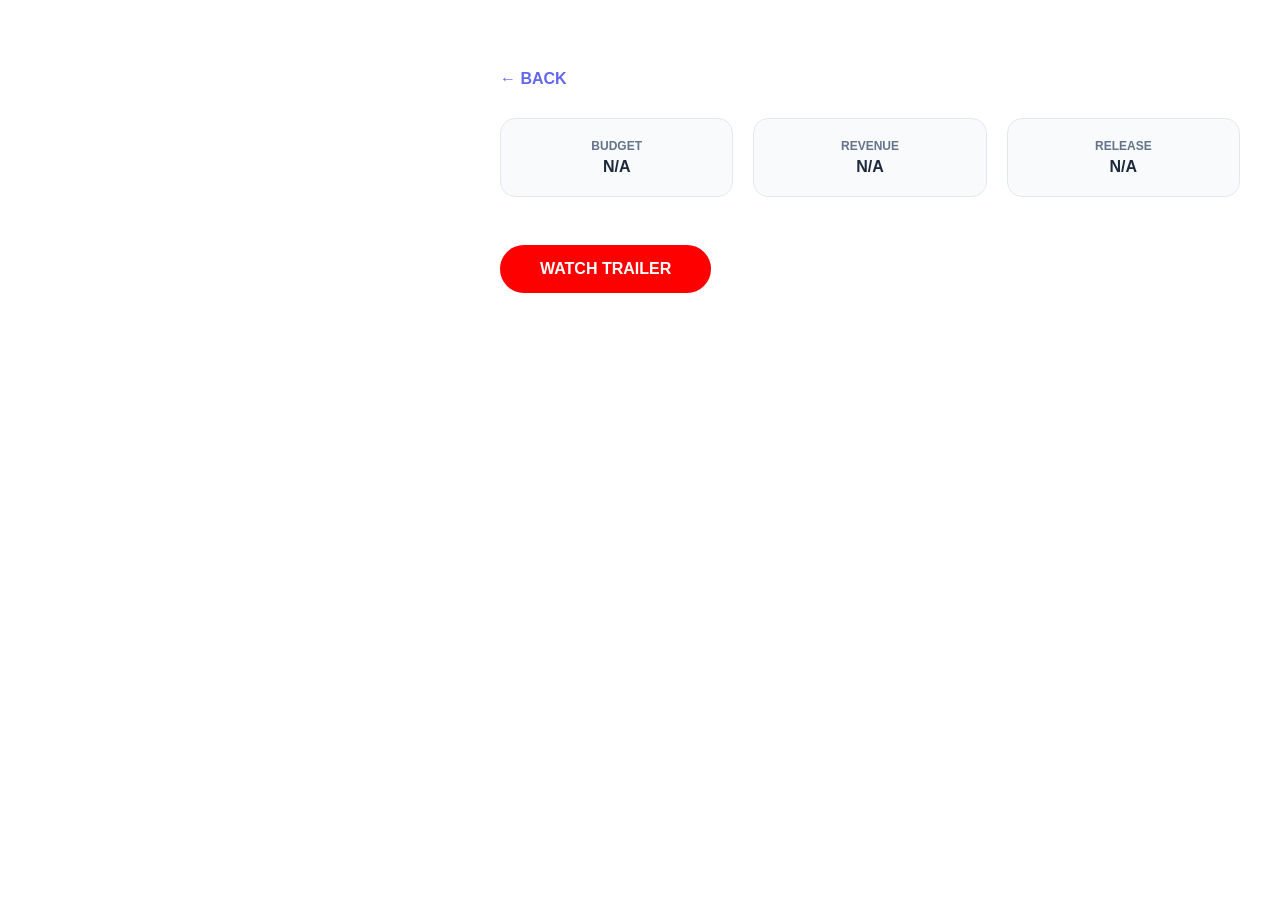
<file: movie.html>
<!DOCTYPE html>
<html lang="en">
<head>
    <meta charset="UTF-8">
    <meta name="viewport" content="width=device-width, initial-scale=1.0">
    <title>Details | CinemaHub</title>
    <style>
        body { font-family: 'Segoe UI', sans-serif; background: #fff; margin: 0; color: #333; transition: 1s ease; }
        .overlay { position: fixed; top: 0; left: 0; width: 100%; height: 100%; z-index: -1; opacity: 0.15; }
        .content { max-width: 1200px; margin: 50px auto; padding: 20px; display: grid; grid-template-columns: 400px 1fr; gap: 60px; }
        .poster { width: 100%; border-radius: 30px; box-shadow: 0 30px 60px rgba(0,0,0,0.2); }
        .stats { display: flex; gap: 20px; margin: 30px 0; }
        .stat-box { background: #f8fafc; padding: 20px; border-radius: 15px; flex: 1; text-align: center; border: 1px solid #e2e8f0; }
        .stat-box h4 { margin: 0; color: #64748b; font-size: 12px; }
        .stat-box p { margin: 5px 0 0; font-weight: bold; color: #1e293b; }
        .yt-btn { display: inline-block; background: #ff0000; color: white; padding: 15px 40px; border-radius: 50px; text-decoration: none; font-weight: bold; }
    </style>
</head>
<body id="pageBody">
    <div id="bgOverlay" class="overlay"></div>
    <div class="content">
        <img id="poster" class="poster">
        <div>
            <a href="index.html" style="text-decoration:none; color: #6366f1; font-weight:bold;">← BACK</a>
            <h1 id="title" style="font-size: 4rem; margin: 20px 0 10px;"></h1>
            <p id="meta" style="font-size: 1.2rem; color: #64748b;"></p>
            
            <div class="stats">
                <div class="stat-box"><h4>BUDGET</h4><p id="budget">N/A</p></div>
                <div class="stat-box"><h4>REVENUE</h4><p id="revenue">N/A</p></div>
                <div class="stat-box"><h4>RELEASE</h4><p id="date">N/A</p></div>
            </div>

            <p id="review" style="line-height: 1.8; font-size: 1.1rem;"></p>
            <br>
            <a id="trailerBtn" href="#" target="_blank" class="yt-btn">WATCH TRAILER</a>
        </div>
    </div>

    <script>
        async function load() {
            const id = new URLSearchParams(window.location.search).get('id');
            const res = await fetch('data/movies.json');
            const movies = await res.json();
            const m = movies.find(i => i.id === id);

            if (m) {
                document.getElementById('title').innerText = m.title;
                document.getElementById('poster').src = m.image;
                document.getElementById('meta').innerText = `${m.year} • ${m.genre} • Dir. ${m.director}`;
                document.getElementById('budget').innerText = m.budget || "$150M"; // Fallback values
                document.getElementById('revenue').innerText = m.revenue || "$450M";
                document.getElementById('date').innerText = m.year;
                document.getElementById('review').innerText = `Directed by ${m.director}, "${m.title}" is a cinematic journey within the ${m.genre} genre. Our Hub highlights this for its unique storytelling and global reach.`;
                document.getElementById('trailerBtn').href = `https://www.youtube.com/results?search_query=${m.title}+trailer`;

                // LIVE THEME LOGIC
                if (m.title.includes("Avatar")) {
                    document.body.style.background = "#e0f2fe"; // Watery Blue
                    document.getElementById('bgOverlay').style.background = "radial-gradient(circle, #0ea5e9, transparent)";
                } else if (m.title.includes("Batman") || m.title.includes("Dark")) {
                    document.body.style.background = "#f1f5f9"; 
                    document.getElementById('bgOverlay').style.background = "radial-gradient(circle, #1e293b, transparent)";
                } else {
                    document.body.style.background = "#fff";
                }
            }
        }
        window.onload = load;
    </script>
</body>
</html>
</file>
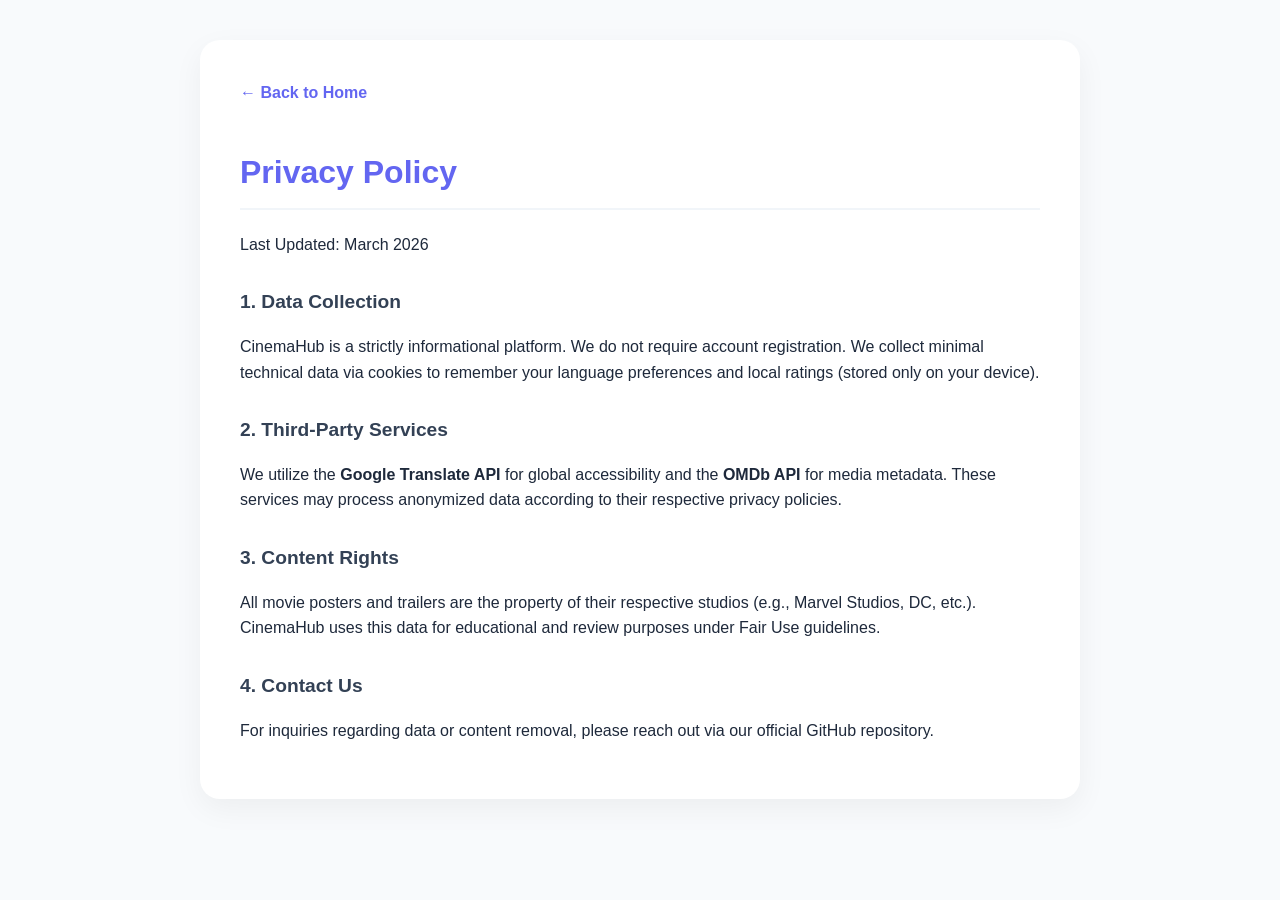
<file: privacy.html>
<!DOCTYPE html>
<html lang="en">
<head>
    <meta charset="UTF-8">
    <meta name="viewport" content="width=device-width, initial-scale=1.0">
    <title>Privacy Policy | CinemaHub</title>
    <style>
        body { font-family: 'Segoe UI', sans-serif; background: #f8fafc; color: #1e293b; line-height: 1.6; margin: 0; padding: 40px; }
        .container { max-width: 800px; margin: auto; background: white; padding: 40px; border-radius: 20px; box-shadow: 0 10px 30px rgba(0,0,0,0.05); }
        h1 { color: #6366f1; border-bottom: 2px solid #f1f5f9; padding-bottom: 10px; }
        h2 { margin-top: 30px; font-size: 1.2rem; color: #334155; }
        .back-home { display: inline-block; margin-bottom: 20px; text-decoration: none; color: #6366f1; font-weight: bold; }
    </style>
</head>
<body>
    <div class="container">
        <a href="index.html" class="back-home">← Back to Home</a>
        <h1>Privacy Policy</h1>
        <p>Last Updated: March 2026</p>
        
        <h2>1. Data Collection</h2>
        <p>CinemaHub is a strictly informational platform. We do not require account registration. We collect minimal technical data via cookies to remember your language preferences and local ratings (stored only on your device).</p>

        <h2>2. Third-Party Services</h2>
        <p>We utilize the <strong>Google Translate API</strong> for global accessibility and the <strong>OMDb API</strong> for media metadata. These services may process anonymized data according to their respective privacy policies.</p>

        <h2>3. Content Rights</h2>
        <p>All movie posters and trailers are the property of their respective studios (e.g., Marvel Studios, DC, etc.). CinemaHub uses this data for educational and review purposes under Fair Use guidelines.</p>

        <h2>4. Contact Us</h2>
        <p>For inquiries regarding data or content removal, please reach out via our official GitHub repository.</p>
    </div>
</body>
</html>
</file>
